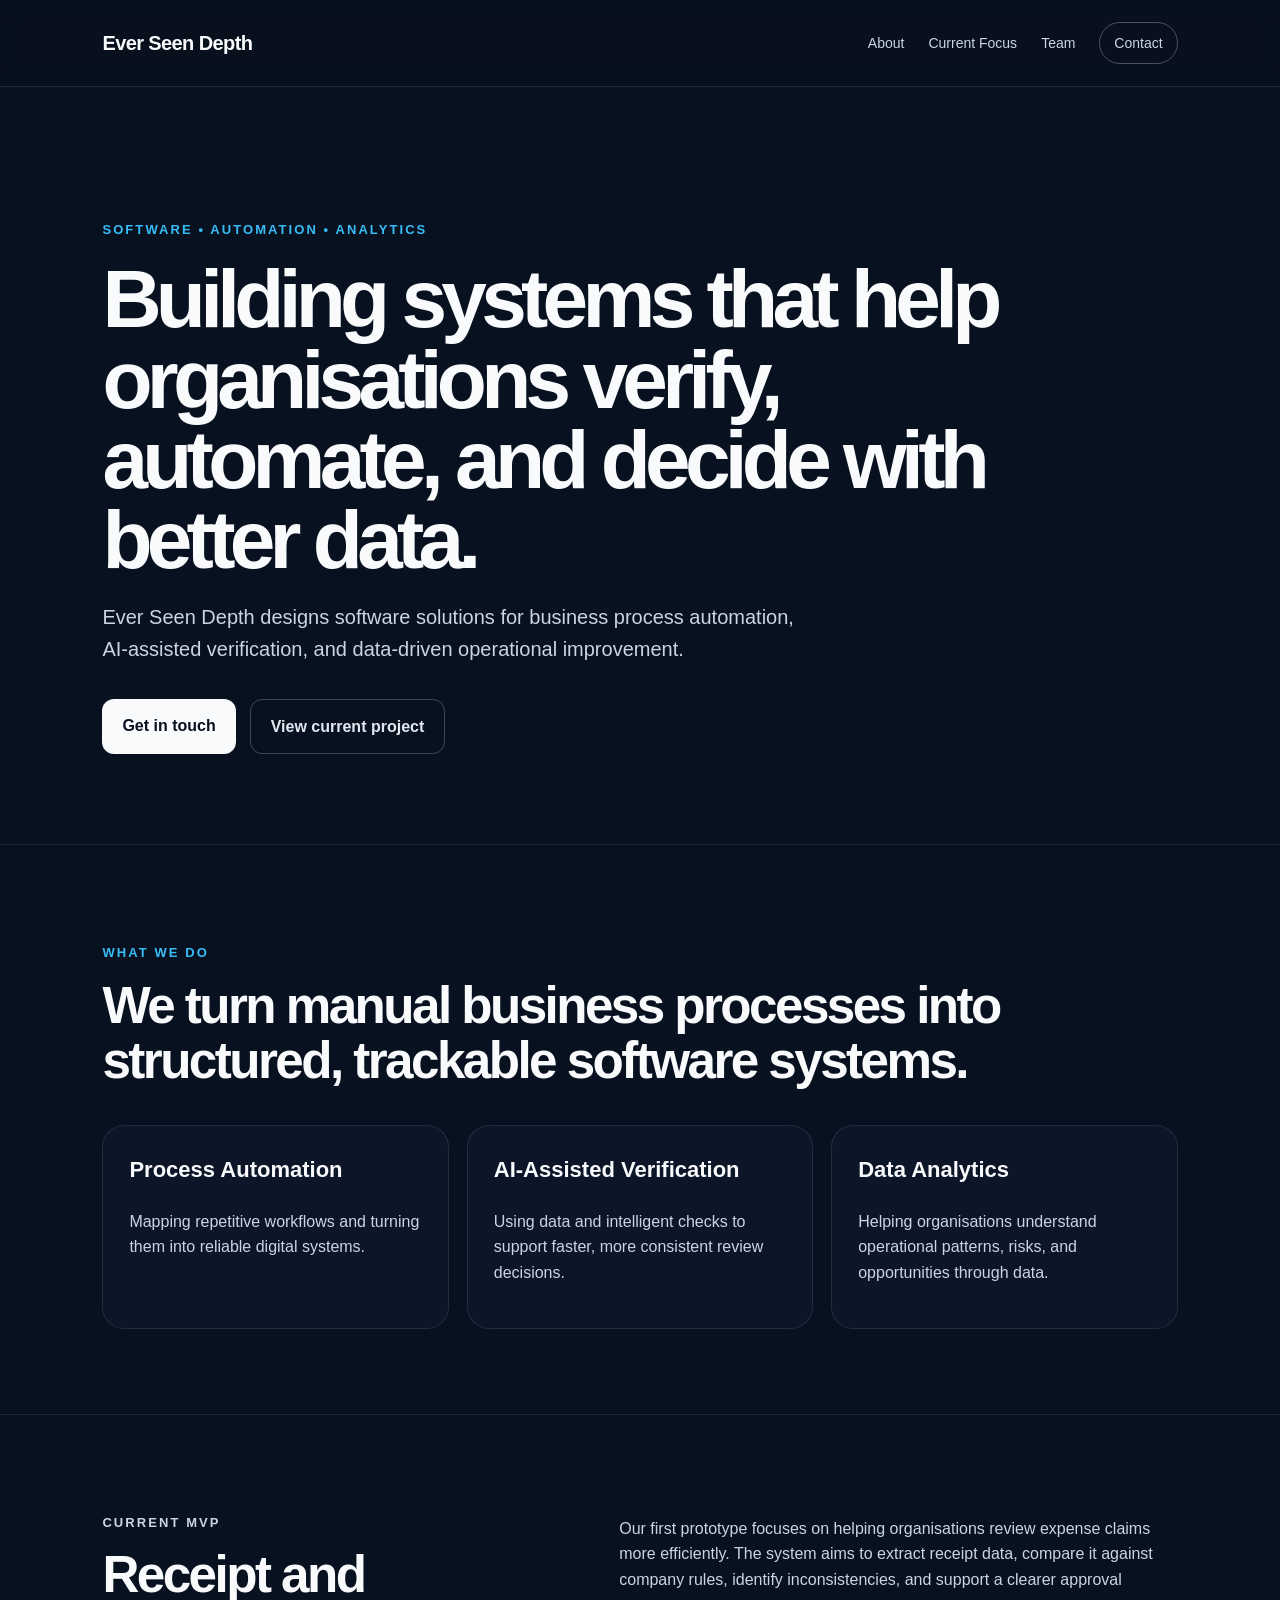
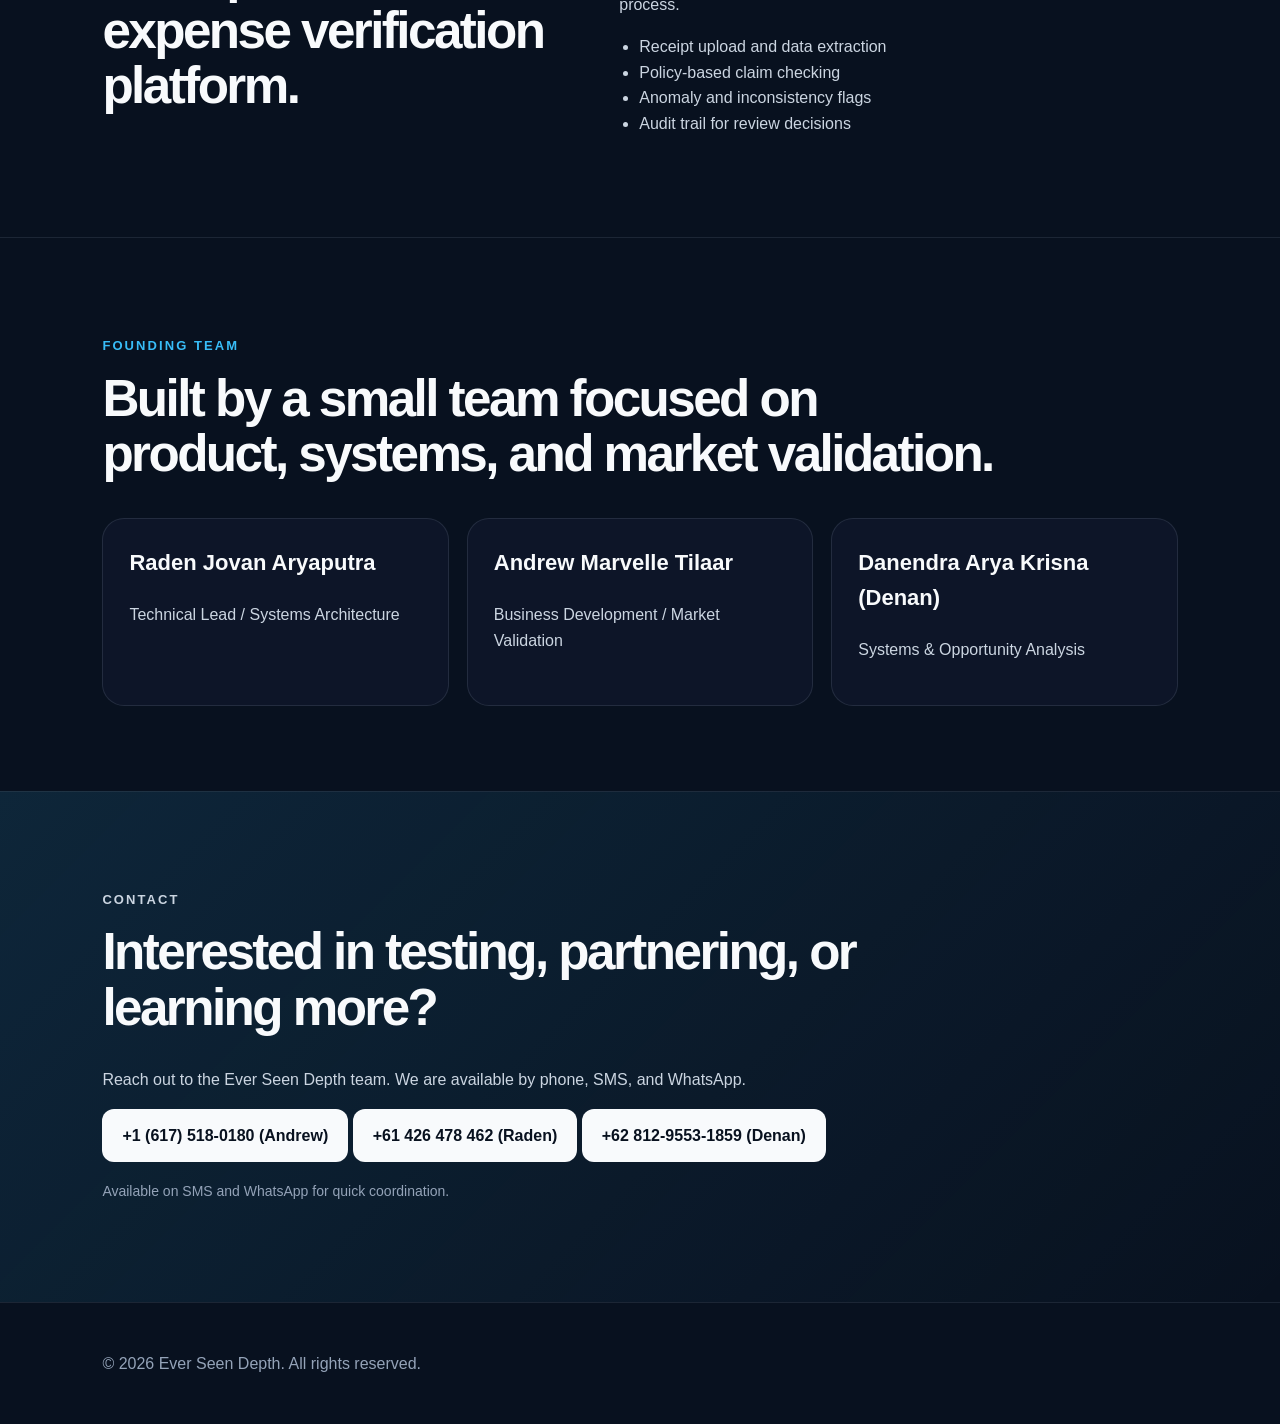
<file: index.html>
<!DOCTYPE html>
<html lang="en">
<head>
  <link rel="icon" type="image/png" href="assets/favicon.png">
  <meta charset="UTF-8" />
  <meta name="viewport" content="width=device-width, initial-scale=1.0" />
  <title>Ever Seen Depth | Business Process Automation</title>
  <meta name="description" content="Ever Seen Depth builds software systems for business process automation, AI-assisted verification, and data-driven decision making." />
  <link rel="stylesheet" href="style.css" />
</head>
<body>
  <header class="navbar">
    <div class="brand">Ever Seen Depth</div>
    <nav>
      <a href="#about">About</a>
      <a href="#focus">Current Focus</a>
      <a href="#team">Team</a>
      <a href="#contact" class="nav-button">Contact</a>
    </nav>
  </header>

  <main>
    <section class="hero">
      <p class="eyebrow">Software • Automation • Analytics</p>
      <h1>Building systems that help organisations verify, automate, and decide with better data.</h1>
      <p class="hero-text">
        Ever Seen Depth designs software solutions for business process automation,
        AI-assisted verification, and data-driven operational improvement.
      </p>
      <div class="hero-actions">
        <a href="#contact" class="primary-button">Get in touch</a>
        <a href="#focus" class="secondary-button">View current project</a>
      </div>
    </section>

    <section id="about" class="section">
      <p class="section-label">What we do</p>
      <h2>We turn manual business processes into structured, trackable software systems.</h2>
      <div class="cards">
        <article class="card">
          <h3>Process Automation</h3>
          <p>Mapping repetitive workflows and turning them into reliable digital systems.</p>
        </article>
        <article class="card">
          <h3>AI-Assisted Verification</h3>
          <p>Using data and intelligent checks to support faster, more consistent review decisions.</p>
        </article>
        <article class="card">
          <h3>Data Analytics</h3>
          <p>Helping organisations understand operational patterns, risks, and opportunities through data.</p>
        </article>
      </div>
    </section>

    <section id="focus" class="section split">
      <div>
        <p class="section-label">Current MVP</p>
        <h2>Receipt and expense verification platform.</h2>
      </div>
      <div>
        <p>
          Our first prototype focuses on helping organisations review expense claims more efficiently.
          The system aims to extract receipt data, compare it against company rules, identify inconsistencies,
          and support a clearer approval process.
        </p>
        <ul>
          <li>Receipt upload and data extraction</li>
          <li>Policy-based claim checking</li>
          <li>Anomaly and inconsistency flags</li>
          <li>Audit trail for review decisions</li>
        </ul>
      </div>
    </section>

    <section id="team" class="section">
      <p class="section-label">Founding team</p>
      <h2>Built by a small team focused on product, systems, and market validation.</h2>
      <div class="team-grid">
        <article class="team-card">
          <h3>Raden Jovan Aryaputra</h3>
          <p>Technical Lead / Systems Architecture</p>
        </article>
        <article class="team-card">
          <h3>Andrew Marvelle Tilaar</h3>
          <p>Business Development / Market Validation</p>
        </article>
        <article class="team-card">
          <h3>Danendra Arya Krisna (Denan)</h3>
          <p>Systems & Opportunity Analysis</p>
        </article>
      </div>
    </section>

    <section id="contact" class="section contact">
      <p class="section-label">Contact</p>
      <h2>Interested in testing, partnering, or learning more?</h2>
      <p>
        Reach out to the Ever Seen Depth team. We are available by phone,
        SMS, and WhatsApp.
      </p>
      <div class="contact-numbers">
        <a href="tel:+16175180180" class="primary-button">+1 (617) 518-0180 (Andrew)</a>
        <a href="tel:+12345678901" class="primary-button">+61 426 478 462 (Raden)</a>
        <a href="tel:+10987654321" class="primary-button">+62 812-9553-1859 (Denan)</a>
      </div>
      <p class="small-note">
        Available on SMS and WhatsApp for quick coordination.
      </p>
    </section>
  </main>

  <footer>
    <p>© 2026 Ever Seen Depth. All rights reserved.</p>
  </footer>
</body>
</html>
</file>
<file: style.css>
* {
  box-sizing: border-box;
}

html {
  scroll-behavior: smooth;
}

body {
  margin: 0;
  font-family: Arial, Helvetica, sans-serif;
  background: #08111f;
  color: #f8fafc;
  line-height: 1.6;
}

a {
  color: inherit;
  text-decoration: none;
}

.navbar {
  width: 100%;
  padding: 22px 8%;
  display: flex;
  align-items: center;
  justify-content: space-between;
  background: rgba(8, 17, 31, 0.88);
  backdrop-filter: blur(12px);
  position: sticky;
  top: 0;
  z-index: 10;
  border-bottom: 1px solid rgba(148, 163, 184, 0.18);
}

.brand {
  font-weight: 800;
  letter-spacing: -0.03em;
  font-size: 20px;
}

nav {
  display: flex;
  gap: 24px;
  align-items: center;
  color: #cbd5e1;
  font-size: 14px;
}

nav a:hover {
  color: #ffffff;
}

.nav-button {
  padding: 9px 14px;
  border: 1px solid rgba(226, 232, 240, 0.3);
  border-radius: 999px;
}

.hero {
  padding: 120px 8% 90px;
  max-width: 1120px;
}

.eyebrow,
.section-label {
  color: #38bdf8;
  text-transform: uppercase;
  letter-spacing: 0.16em;
  font-size: 13px;
  font-weight: 700;
}

h1 {
  font-size: clamp(42px, 7vw, 82px);
  line-height: 0.98;
  letter-spacing: -0.07em;
  max-width: 1000px;
  margin: 18px 0;
}

.hero-text {
  max-width: 720px;
  color: #cbd5e1;
  font-size: 20px;
}

.hero-actions {
  margin-top: 34px;
  display: flex;
  gap: 14px;
  flex-wrap: wrap;
}

.primary-button,
.secondary-button {
  display: inline-block;
  padding: 14px 20px;
  border-radius: 12px;
  font-weight: 700;
}

.primary-button {
  background: #f8fafc;
  color: #08111f;
}

.secondary-button {
  border: 1px solid rgba(226, 232, 240, 0.25);
  color: #e2e8f0;
}

.section {
  padding: 85px 8%;
  border-top: 1px solid rgba(148, 163, 184, 0.14);
}

.section h2 {
  font-size: clamp(30px, 4vw, 52px);
  line-height: 1.08;
  letter-spacing: -0.05em;
  max-width: 900px;
  margin: 14px 0 32px;
}

.cards,
.team-grid {
  display: grid;
  grid-template-columns: repeat(3, minmax(0, 1fr));
  gap: 18px;
  margin-top: 36px;
}

.card,
.team-card {
  padding: 26px;
  border-radius: 22px;
  background: rgba(15, 23, 42, 0.84);
  border: 1px solid rgba(148, 163, 184, 0.16);
}

.card h3,
.team-card h3 {
  margin-top: 0;
  font-size: 22px;
}

.card p,
.team-card p,
.split p,
.contact p,
li {
  color: #cbd5e1;
}

.split {
  display: grid;
  grid-template-columns: 0.9fr 1.1fr;
  gap: 60px;
  align-items: start;
}

ul {
  padding-left: 20px;
}

.contact {
  background: linear-gradient(135deg, rgba(56, 189, 248, 0.12), rgba(15, 23, 42, 0));
}

.small-note {
  margin-top: 18px;
  font-size: 14px;
  color: #94a3b8 !important;
}

footer {
  padding: 32px 8%;
  color: #94a3b8;
  border-top: 1px solid rgba(148, 163, 184, 0.14);
}

@media (max-width: 820px) {
  .navbar {
    align-items: flex-start;
    gap: 16px;
    flex-direction: column;
  }

  nav {
    flex-wrap: wrap;
    gap: 14px;
  }

  .hero {
    padding-top: 80px;
  }

  .cards,
  .team-grid,
  .split {
    grid-template-columns: 1fr;
  }
}
</file>
